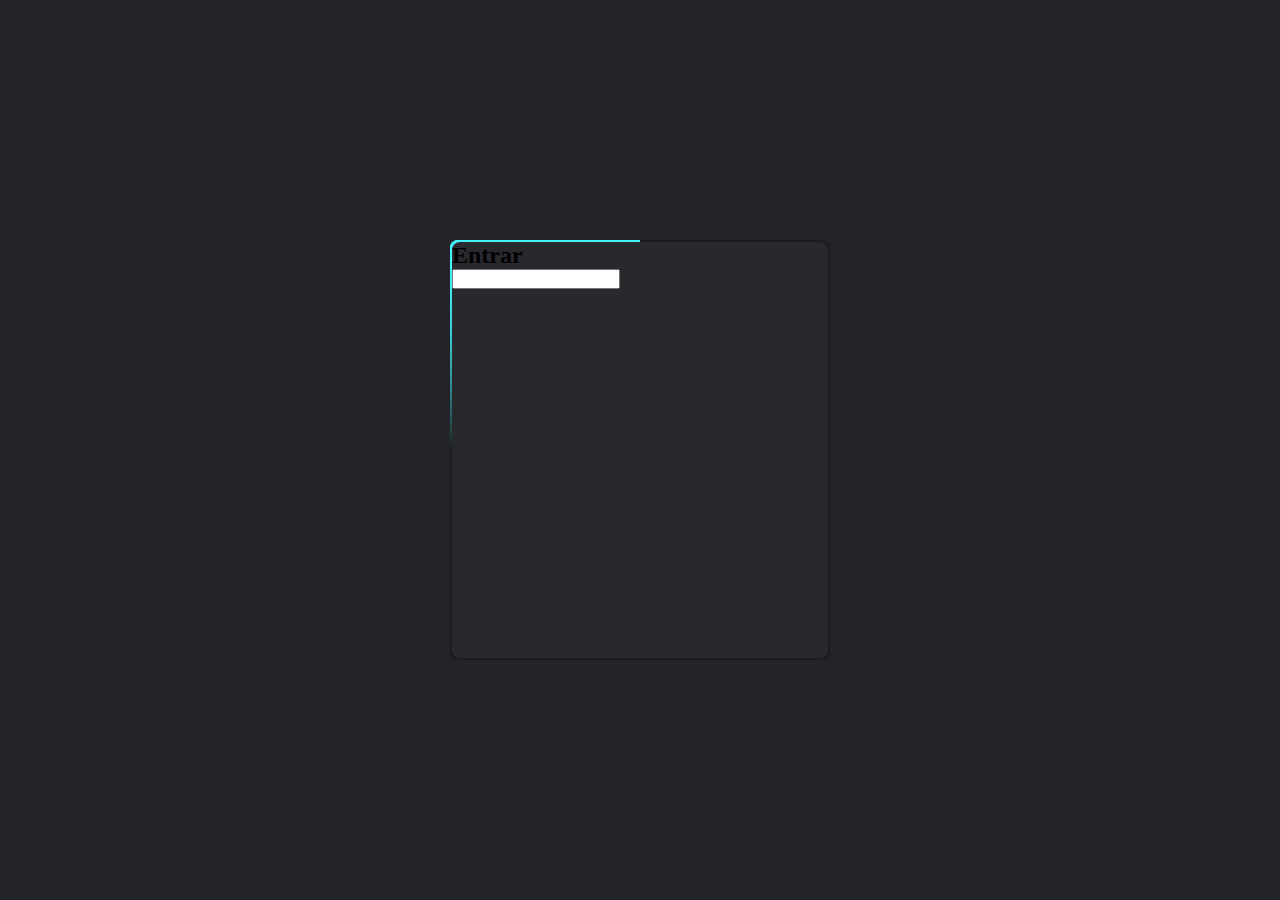
<file: teste/index.html>
<!DOCTYPE html>
<html lang="pt-br">
<head>
    <meta charset="UTF-8">
    <meta http-equiv="X-UA-Compatible" content="IE=edge">
    <meta name="viewport" content="width=device-width, initial-scale=1.0">
    <title>Pagina de login</title>
    <link rel="stylesheet" href="style.css">
</head>
<body>
    <div class="box">
        <div class="form">
            <h2>Entrar</h2>
            <div class="inputbox">
                <input type="text" required=""required>

            </div>
        </div>
    </div>
</body>
</html>
</file>
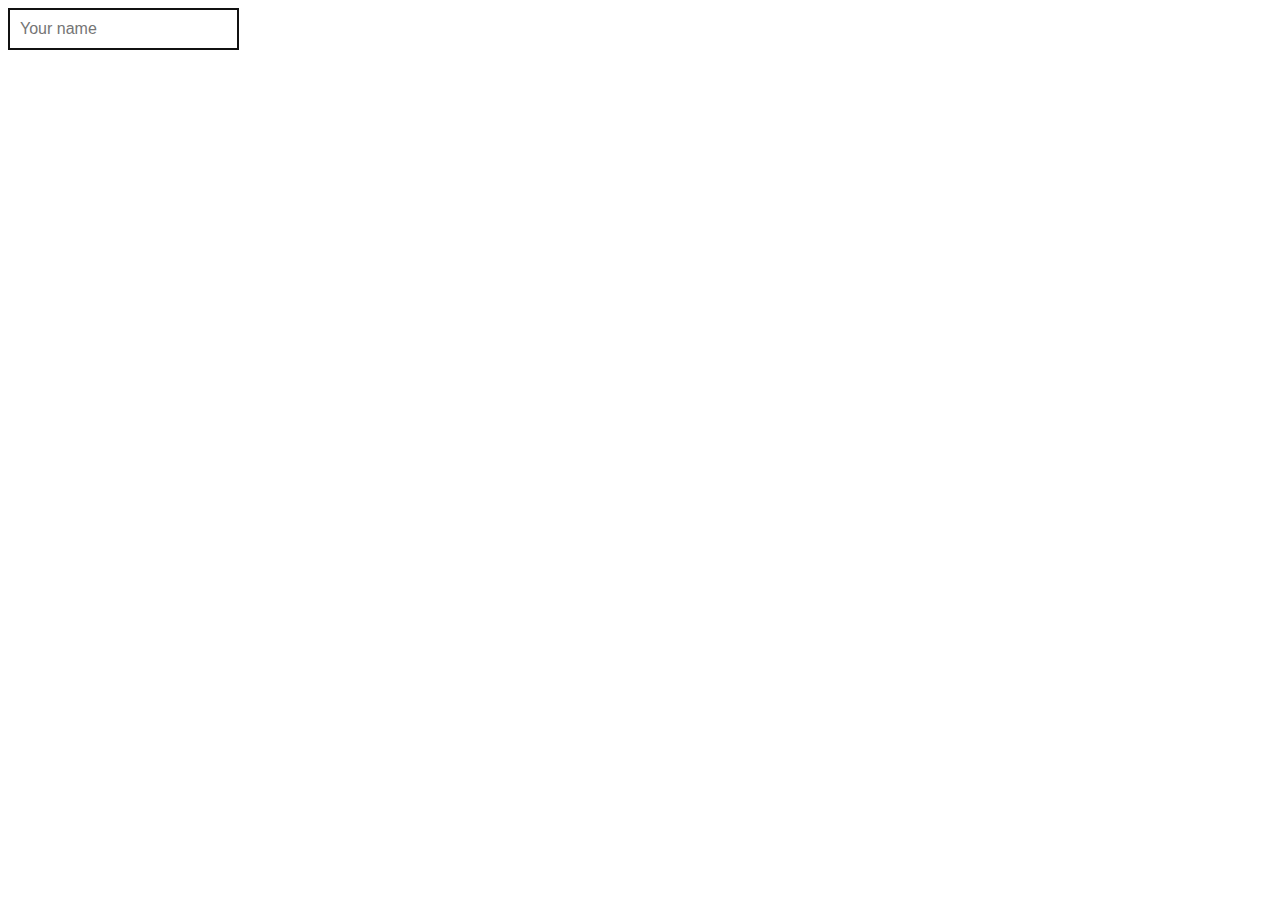
<file: teste/index1.html>
<!DOCTYPE html>
<html lang="pt-br">
<head>
    <meta charset="UTF-8">
    <meta http-equiv="X-UA-Compatible" content="IE=edge">
    <meta name="viewport" content="width=device-width, initial-scale=1.0">
    <title>teste 01</title>
    <style>
        input {
            outline: none;
            padding: 10px;
            font-size: 16px;
            border: 2px solid #111;
        }
        input:invalid {
            border: 2px solid #e70707;
            animation: invalid 0.3s 2;
        }
        @keyframes invalid {
            25% {
                translate: 6px 0;
            }
            50% {
                translate: -6px 0;
            }
            75% {
                translate: 6px 0;
            }
        }
    
    </style>
</head>
<body>
    <input type="text" placeholder="Your name" pattern="[a-z]*">
</body>
</html>
</file>
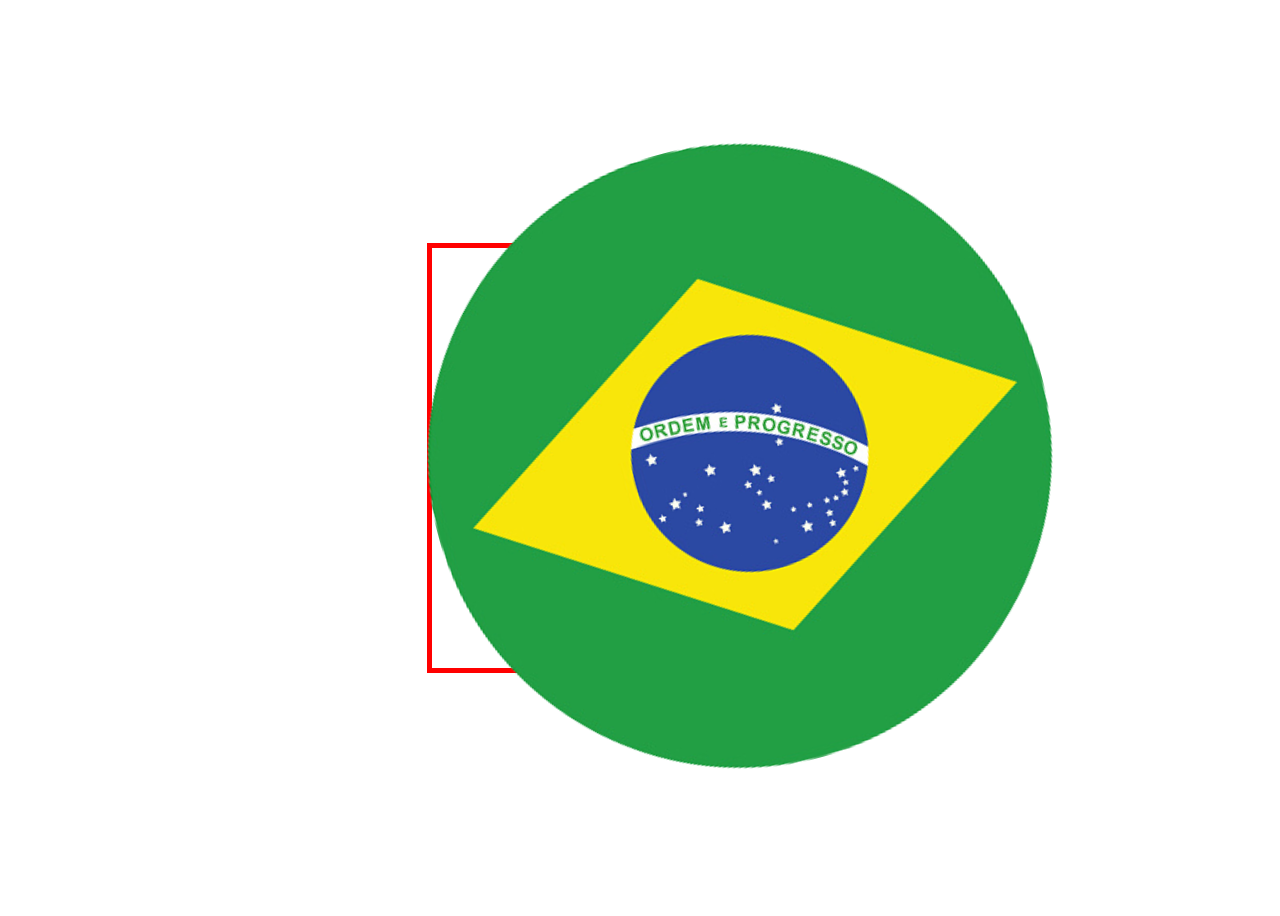
<file: teste/teste_anmation.html>
<!DOCTYPE html>
<html lang="pt-br">
<head>
    <meta charset="UTF-8">
    <meta http-equiv="X-UA-Compatible" content="IE=edge">
    <meta name="viewport" content="width=device-width, initial-scale=1.0">
    <title>Animações</title>
    <style>
        body {
            display: grid;
            height: 100vh;
            place-items: center;
        }
        .box {
            outline: 5px solid red;
        }
        img {
            transform: translateX(100px) scale(1.5) rotate(-15deg);
        }
    </style>
</head>
<body>
    <div class="box">
        <img src="istockphoto-1201868930-170667a-removebg-preview.png" alt="">
    </div>
</body>
</html>
</file>
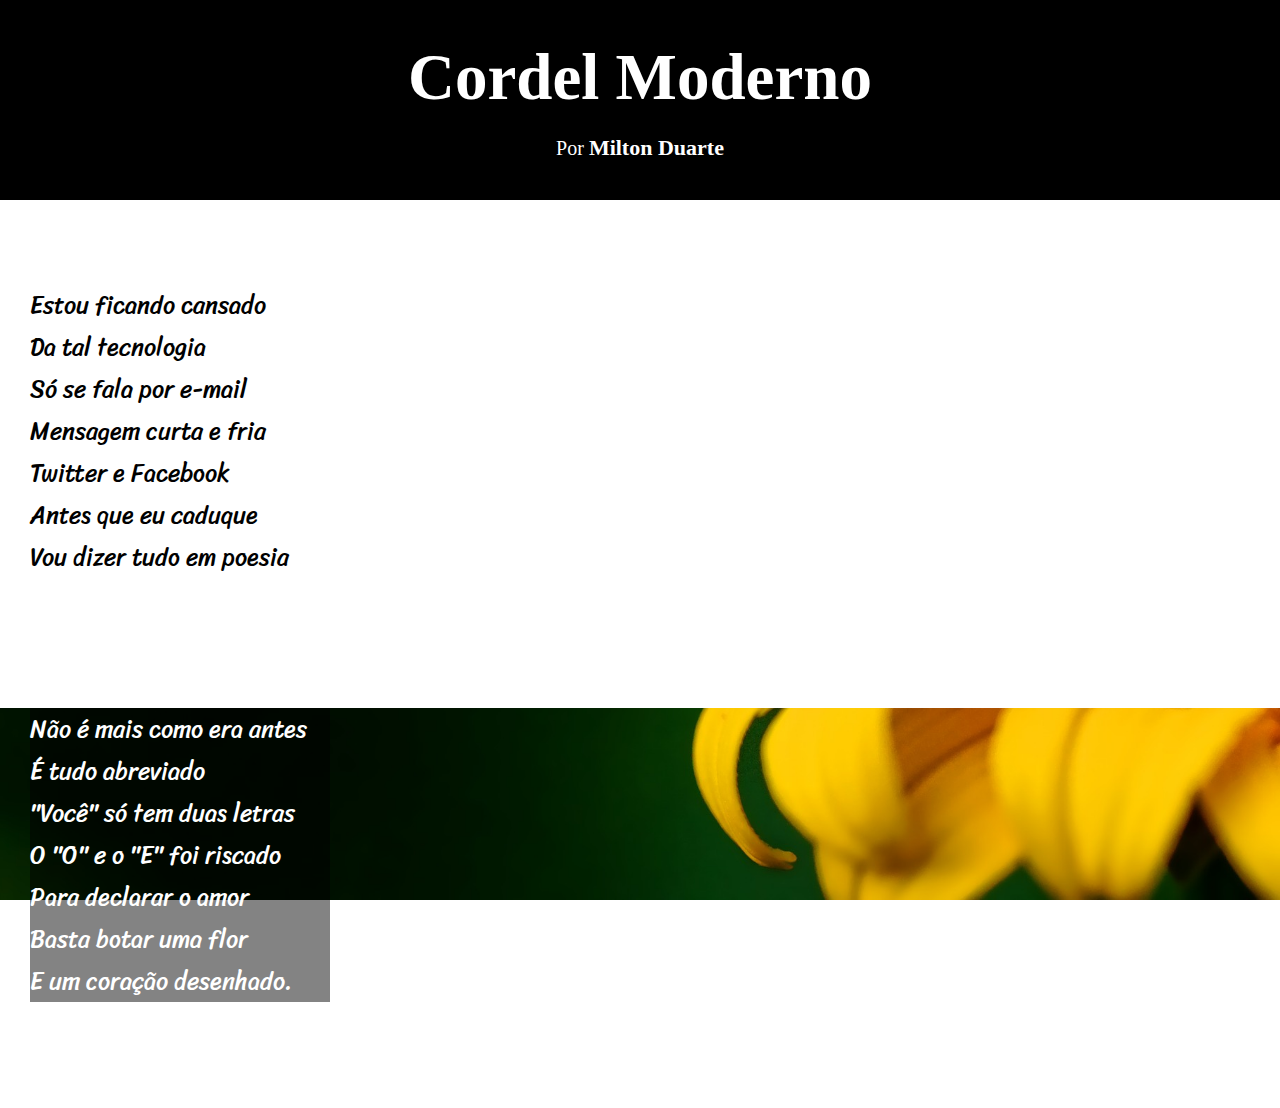
<file: desafios/desafio012/cordel.html>
<!DOCTYPE html>
<html lang="pt-br">
<head>
    <meta charset="UTF-8">
    <meta http-equiv="X-UA-Compatible" content="IE=edge">
    <meta name="viewport" content="width=device-width, initial-scale=1.0">
    <title>Cordel</title>
    <link rel="stylesheet" href="style.css">
</head>
<body>
    <header>
        <h1>Cordel Moderno</h1>
        <p>Por <a href="#" id="link"> Milton Duarte</a></p>
    </header>
    <section>
        <article id="art1">
            <main>
                <p>
                    Estou ficando cansado <br>
                    Da tal tecnologia <br>
                    Só se fala por e-mail <br>
                    Mensagem curta e fria <br>
                    Twitter e Facebook <br>
                    Antes que eu caduque <br>
                    Vou dizer tudo em poesia <br>
                </p>

            </main>  
            <main id="foto">
                <p>
                    Não é mais como era antes <br>
                    É tudo abreviado <br>
                    "Você" só tem duas letras <br>
                    O "O" e o "E" foi riscado <br>
                    Para declarar o amor <br>
                    Basta botar uma flor <br>
                    E um coração desenhado. <br>
                </p>
            </main>
        </article>
        <article>

        </article>
    </section>
    <footer>

    </footer>
</body>
</html>
</file>
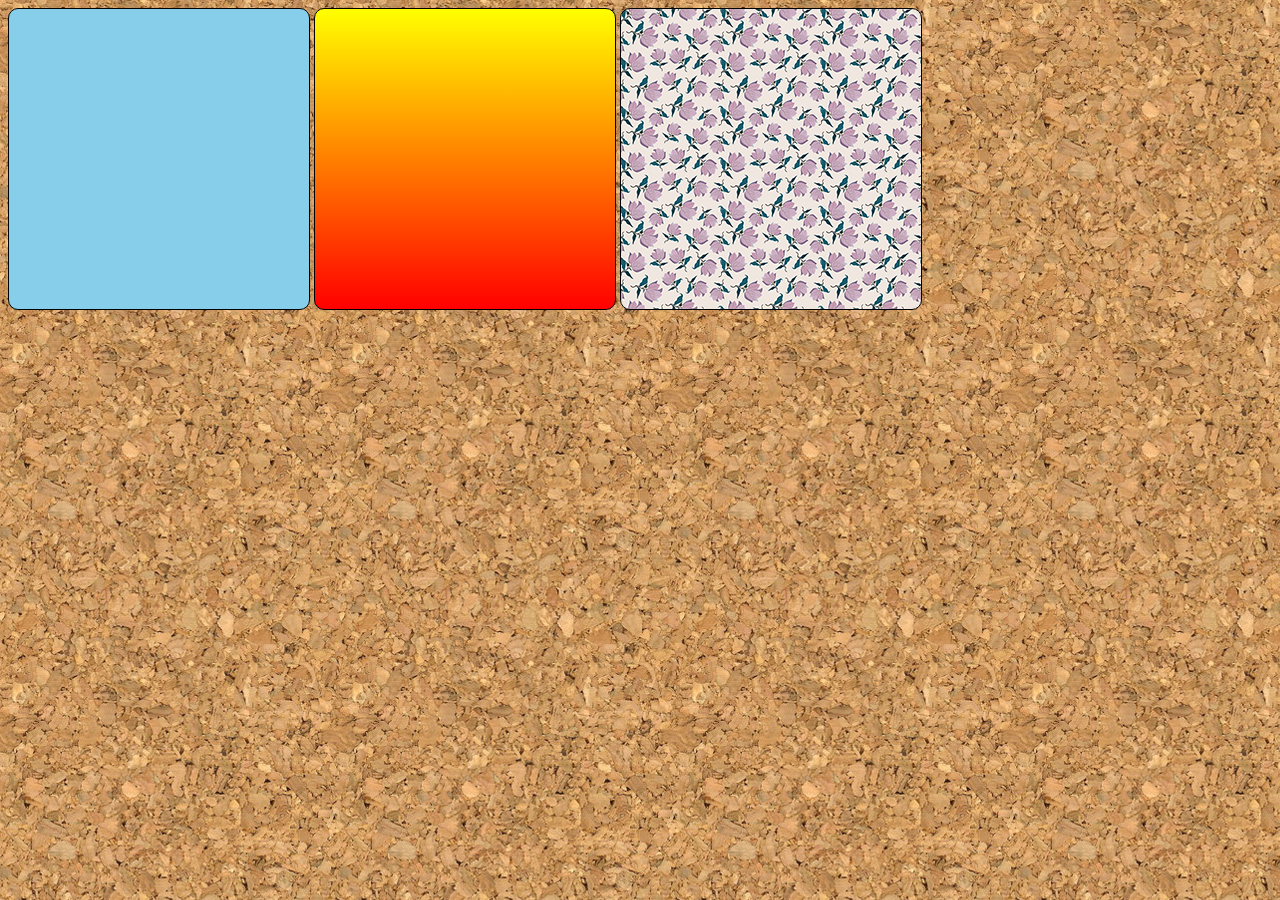
<file: exercicios/ex022/fundo001.html>
<!DOCTYPE html>
<html lang="pt-br">
<head>
    <meta charset="UTF-8">
    <meta http-equiv="X-UA-Compatible" content="IE=edge">
    <meta name="viewport" content="width=device-width, initial-scale=1.0">
    <title>Teste de Imagem de Fundo</title>
    <style>
        body {
            background-image: url(imagens/wallpaper001.jpg);
        }
        div.quadrado {
            background-color: lightgray;
            border: 1px solid black;
            display: inline-block;
            border-radius: 10px; 
            width: 300px;
            height: 300px; 
        }
        #q1 {
            background-color: skyblue;
        }
        #q2 {
            background-image: linear-gradient(to bottom, yellow, red);
        }
        #q3{
            background-image: url(imagens/pattern003.png);
        }
    </style>
</head>
<body>
    <div class="quadrado" id="q1">

    </div>
    <div class="quadrado" id="q2">

    </div>
    <div class="quadrado" id="q3">

    </div>
</body>
</html>
</file>
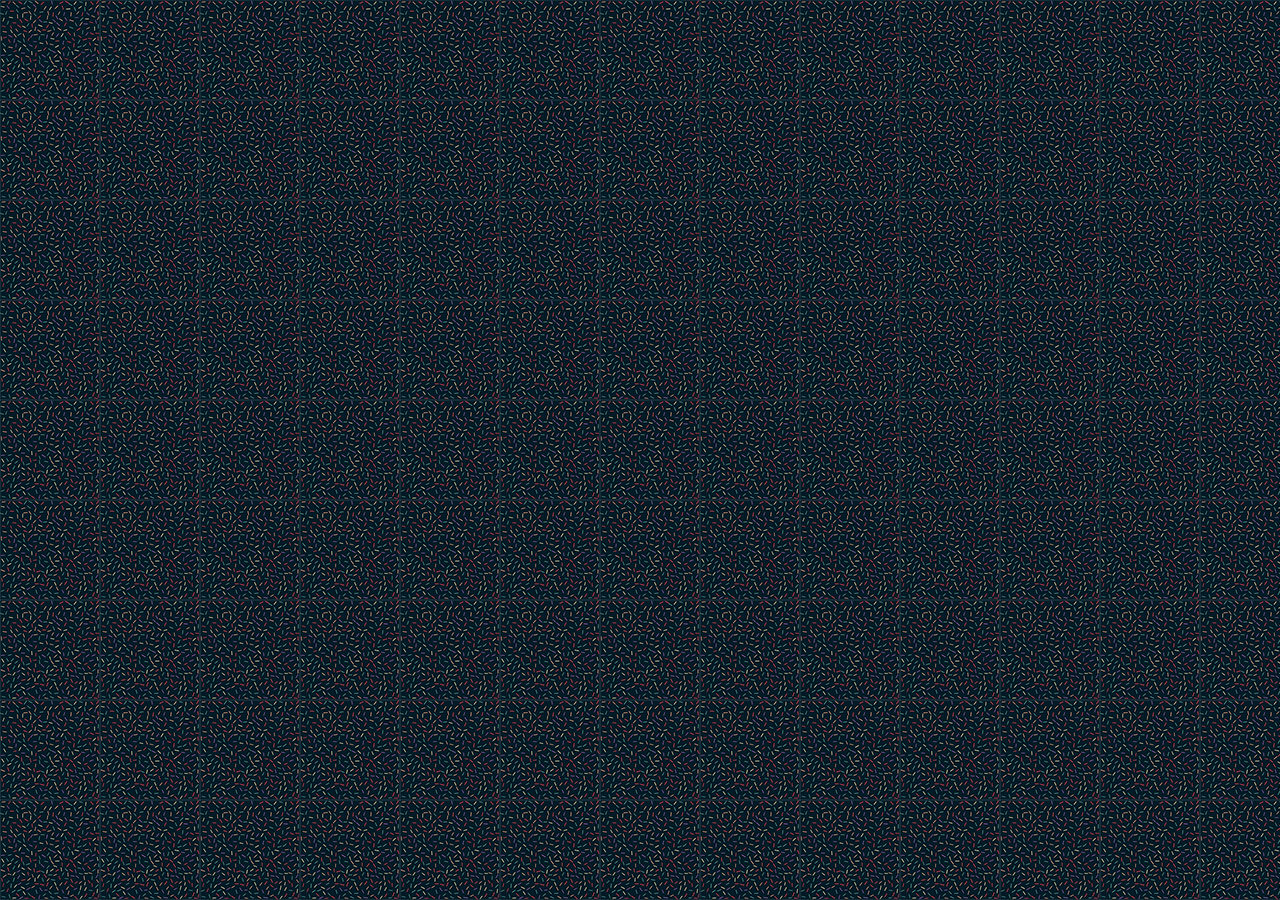
<file: exercicios/ex022/fundo002.html>
<!DOCTYPE html>
<html lang="pt-br">
<head>
    <meta charset="UTF-8">
    <meta http-equiv="X-UA-Compatible" content="IE=edge">
    <meta name="viewport" content="width=device-width, initial-scale=1.0">
    <title>Personalição dos fundos</title>
    <style>
        body {
            background-image: url(imagens/pattern001.png);
            background-size: 100px 100px;
            background-repeat: repeat;
        }
    </style>
</head>
<body>
    
</body>
</html>
</file>
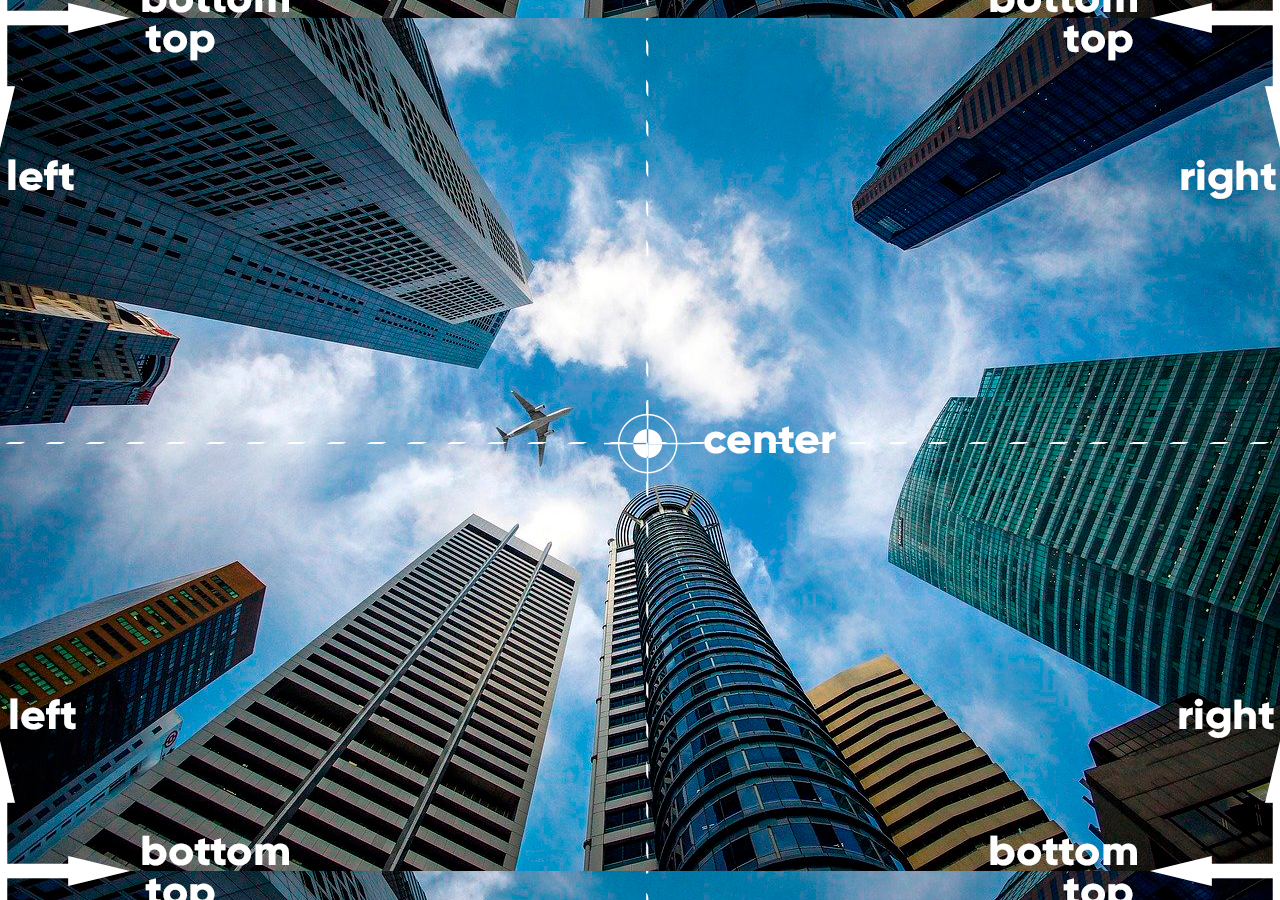
<file: exercicios/ex022/fundo005.html>
<!DOCTYPE html>
<html lang="pt-br">
<head>
    <meta charset="UTF-8">
    <meta http-equiv="X-UA-Compatible" content="IE=edge">
    <meta name="viewport" content="width=device-width, initial-scale=1.0">
    <title>Posicionamento</title>
    <style>
        body {
            height: 97vh;
            background-image: url('imagens/wallpaper003.jpg');
            background-position: left center;
        }
    </style>
</head>
<body>
    
</body>
</html>
</file>
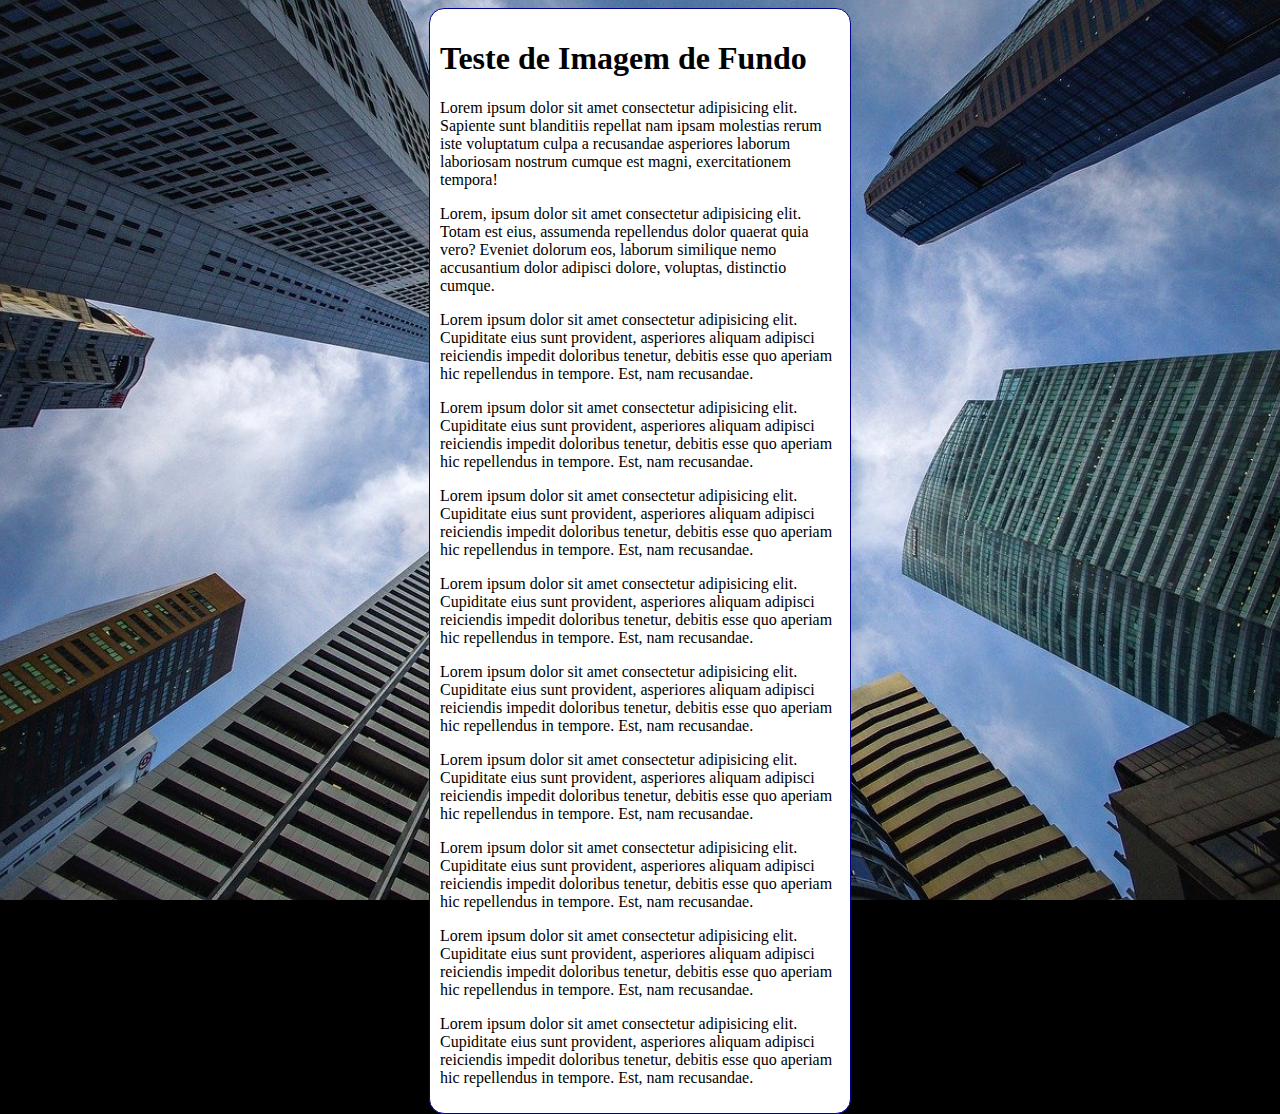
<file: exercicios/ex022/fundo006.html>
<!DOCTYPE html>
<html lang="pt-br">
<head>
    <meta charset="UTF-8">
    <meta http-equiv="X-UA-Compatible" content="IE=edge">
    <meta name="viewport" content="width=device-width, initial-scale=1.0">
    <title>Fundo fixo de tela</title>
    <style>
        body {
            height: 100vh;
            /*background-color: black;
            background-image: url('imagens/wallpaper002.jpg');
            background-position: center center;
            background-repeat: no-repeat;
            background-size: cover;
            background-attachment: fixed;*/
            
            background: black url('imagens/wallpaper002.jpg') center center no-repeat fixed;
            background-size: cover;
            
            /*Shorthand - Background 
                color > image > position > repeat > [size] > attachment
            */
        }

        main {
            background-color: white;
            max-width: 400px;
            padding: 10px;
            margin: auto;
            border: 1px solid darkblue;
            border-radius: 15px;
        }
    </style>
</head>
<body>
    <main>
        <h1>Teste de Imagem de Fundo</h1>
        <p>Lorem ipsum dolor sit amet consectetur adipisicing elit. Sapiente sunt blanditiis repellat nam ipsam molestias rerum iste voluptatum culpa a recusandae asperiores laborum laboriosam nostrum cumque est magni, exercitationem tempora!</p>
        <p>Lorem, ipsum dolor sit amet consectetur adipisicing elit. Totam est eius, assumenda repellendus dolor quaerat quia vero? Eveniet dolorum eos, laborum similique nemo accusantium dolor adipisci dolore, voluptas, distinctio cumque.</p>
        <p>Lorem ipsum dolor sit amet consectetur adipisicing elit. Cupiditate eius sunt provident, asperiores aliquam adipisci reiciendis impedit doloribus tenetur, debitis esse quo aperiam hic repellendus in tempore. Est, nam recusandae.</p>
        <p>Lorem ipsum dolor sit amet consectetur adipisicing elit. Cupiditate eius sunt provident, asperiores aliquam adipisci reiciendis impedit doloribus tenetur, debitis esse quo aperiam hic repellendus in tempore. Est, nam recusandae.</p>
        <p>Lorem ipsum dolor sit amet consectetur adipisicing elit. Cupiditate eius sunt provident, asperiores aliquam adipisci reiciendis impedit doloribus tenetur, debitis esse quo aperiam hic repellendus in tempore. Est, nam recusandae.</p>
        <p>Lorem ipsum dolor sit amet consectetur adipisicing elit. Cupiditate eius sunt provident, asperiores aliquam adipisci reiciendis impedit doloribus tenetur, debitis esse quo aperiam hic repellendus in tempore. Est, nam recusandae.</p>
        <p>Lorem ipsum dolor sit amet consectetur adipisicing elit. Cupiditate eius sunt provident, asperiores aliquam adipisci reiciendis impedit doloribus tenetur, debitis esse quo aperiam hic repellendus in tempore. Est, nam recusandae.</p>
        <p>Lorem ipsum dolor sit amet consectetur adipisicing elit. Cupiditate eius sunt provident, asperiores aliquam adipisci reiciendis impedit doloribus tenetur, debitis esse quo aperiam hic repellendus in tempore. Est, nam recusandae.</p>
        <p>Lorem ipsum dolor sit amet consectetur adipisicing elit. Cupiditate eius sunt provident, asperiores aliquam adipisci reiciendis impedit doloribus tenetur, debitis esse quo aperiam hic repellendus in tempore. Est, nam recusandae.</p>
        <p>Lorem ipsum dolor sit amet consectetur adipisicing elit. Cupiditate eius sunt provident, asperiores aliquam adipisci reiciendis impedit doloribus tenetur, debitis esse quo aperiam hic repellendus in tempore. Est, nam recusandae.</p>
        <p>Lorem ipsum dolor sit amet consectetur adipisicing elit. Cupiditate eius sunt provident, asperiores aliquam adipisci reiciendis impedit doloribus tenetur, debitis esse quo aperiam hic repellendus in tempore. Est, nam recusandae.</p>
    </main>
</body>
</html>
</file>
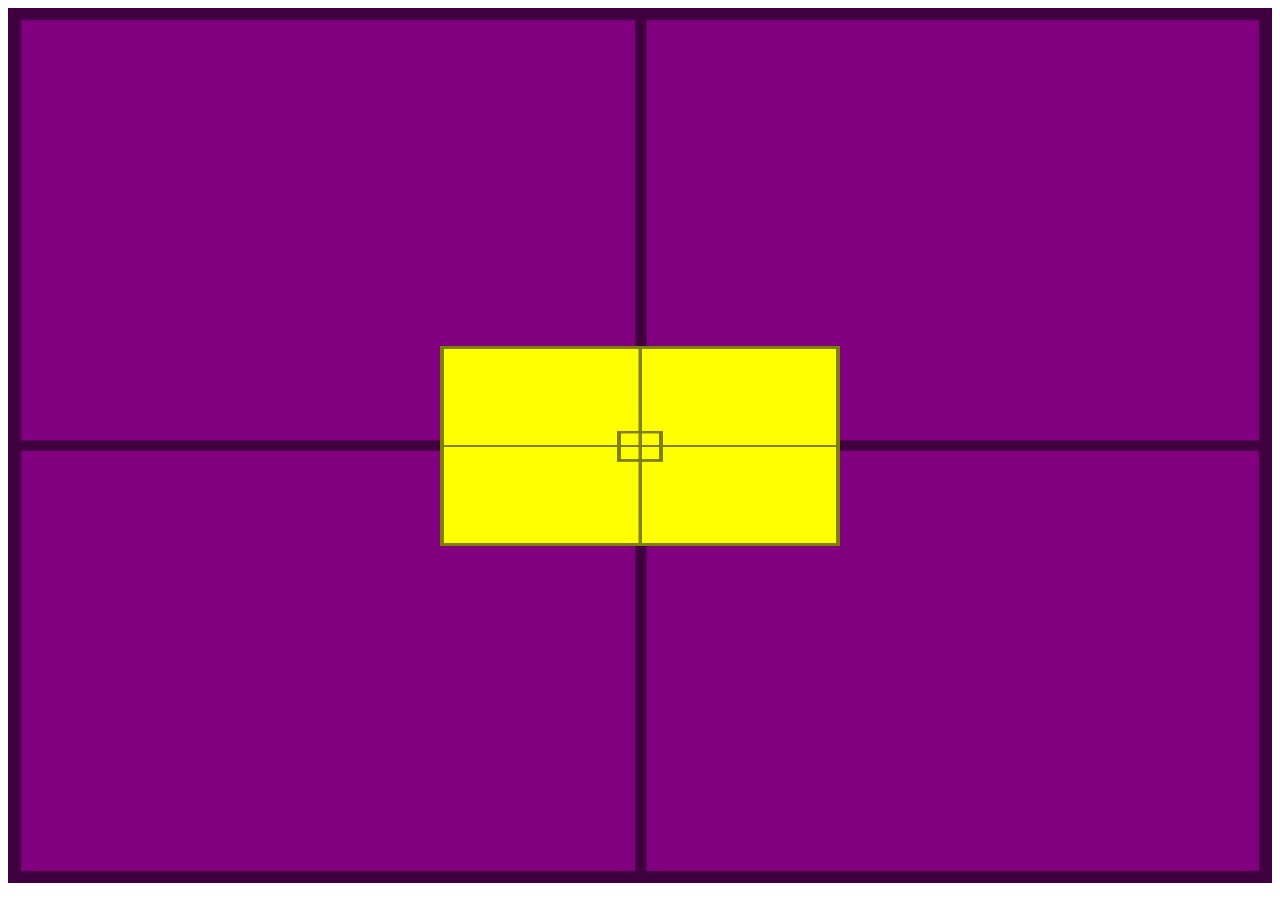
<file: exercicios/ex022/fundo007.html>
<!DOCTYPE html>
<html lang="pt-br">
<head>
    <meta charset="UTF-8">
    <meta http-equiv="X-UA-Compatible" content="IE=edge">
    <meta name="viewport" content="width=device-width, initial-scale=1.0">
    <title>Alinhamento Vertical</title>
    <style>
        #container {
            background-image: url('imagens/target001.png');
            background-size: 100% 100%;

            position: relative;
            height: 95vh;
            padding: 10px;
            background-color: purple;
        }
        #conteudo {
            background-image: url('imagens/target001.png');
            background-size: 100% 100%;

            position: absolute;
            height: 200px;
            width: 400px;
            background-color: yellow;

            left: 50%;
            top: 50%;

            transform: translate(-50%, -50%);
            
        }
    </style>
</head>
<body>
    <section id="container">
        <article id="conteudo">

        </article>
    </section>
</body>
</html>
</file>
<file: teste/style.css>
* {
    margin: 0;
    padding: 0;
    box-sizing: border-box;
    font-family: 'Times New Roman', Times, serif;
}

body {
    display: flex;
    justify-content: center;
    align-items: center;
    min-height: 100vh;
    background: #23242a;
}

.box {
    position: relative;
    width: 380px;
    height: 420px;
    background: #1c1c1c;
    border-radius: 8px;
    overflow: hidden;
}

.box::before {
    content: '';
    position: absolute;
    top: -50%;
    left: -50%;
    width: 380px;
    height: 420px;
    background-image: linear-gradient(0deg, transparent,#45f3ff, #45f3ff);
    transform-origin: bottom right;
    animation: animate 6s linear infinite;
}
.box::after {
    content: '';
    position: absolute;
    top: -50%;
    left: -50%;
    width: 380px;
    height: 420px;
    background-image: linear-gradient(0deg, transparent,#45f3ff, #45f3ff);
    transform-origin: bottom right;
    animation: animate 6s linear infinite;
    animation-delay: -3s;
}

@keyframes animate {
    0% {
        transform: rotate(0deg);
    }
    100% {
        transform: rotate(360deg);
    }
}

.form {
    position: absolute;
    inset: 2px;
    border-radius: 8px;
    background: #28292d;
    z-index: 10;
}
</file>
<file: desafios/desafio012/style.css>
@font-face {
    font-family: 'passion one';
    src: url('Passion_One/PassionOne-Bold.ttf');

    font-family: 'font2';
    src: url('Sriracha/Sriracha-Regular.ttf');
}

body {
    margin: 0;
}

header {
    padding: 0;
    margin: 0;
    height: 200px;
    background-color: black;
    color: white;
}

header > h1 {
    margin: 0;
    padding-top: 40px;
    font-size: 65px;
    font-family: 'passion one';
    font-weight: bold;
    text-align: center;
}

header > p {
    font-size: 20px;
    text-align: center;
}

header > p > a {
    font-size: 13px;
    font-family: Verdana, Tahoma, sans-serif;
    color: white;
    text-decoration: none;
}

#link {
    font-family: Verdana;
    font-weight: bold;
    font-size: 22px;
}

#art1 {
   
    background-attachment: fixed;
    padding-top: 60px;    
    font-size: 24px;
    font-family: 'font2';
    margin: 0;
}

article {
    padding-left: 0px;
    margin: 0;
}

main {
    padding-left: 30px;
    height: 300px;
    padding-bottom: 100px;
}

main#foto > p {
    background-color: rgba(0, 0, 0, 0.486);
    max-width: 300px;
    color: white;
}

img {
    
    max-width: 640px;
}

#img1 {
        background-attachment: fixed;
}

main#foto {
    background-size: cover;
    background-image: url('imagens/background001.jpg');
    background-attachment: fixed;
    background-position: top right;
    margin: 0;
    
    
}
</file>
